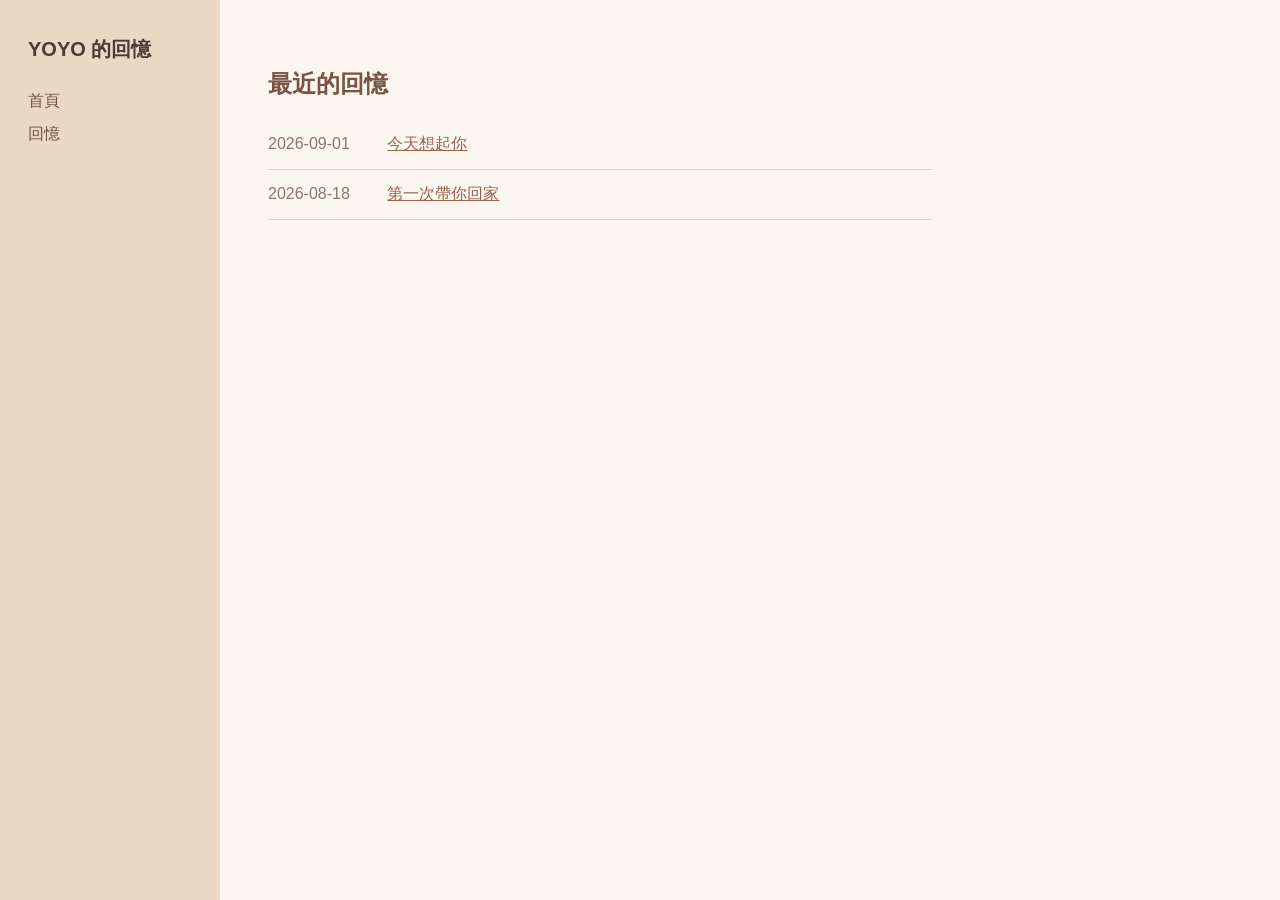
<file: index.html>
﻿<!doctype html>
<html lang="zh-Hant">
<head>
  <meta charset="utf-8">
  <meta name="viewport" content="width=device-width, initial-scale=1">
  <title>YOYO 的回憶</title>
  <link rel="stylesheet" href="style.css">
</head>
<body>
  <aside class="sidebar">
    <div class="site-name">YOYO 的回憶</div>
    <nav><a href="index.html">首頁</a><a href="index.html#memories">回憶</a></nav>
  </aside>
  <main><section id="memories">
  <h1>最近的回憶</h1>
  <ul class="memory-list"><li><time>2026-09-01</time> <a href="memories/today-thinking-of-you.html">今天想起你</a></li>
<li><time>2026-08-18</time> <a href="memories/first-day-home.html">第一次帶你回家</a></li>
</ul>
</section>
</main>
</body>
</html>
</file>
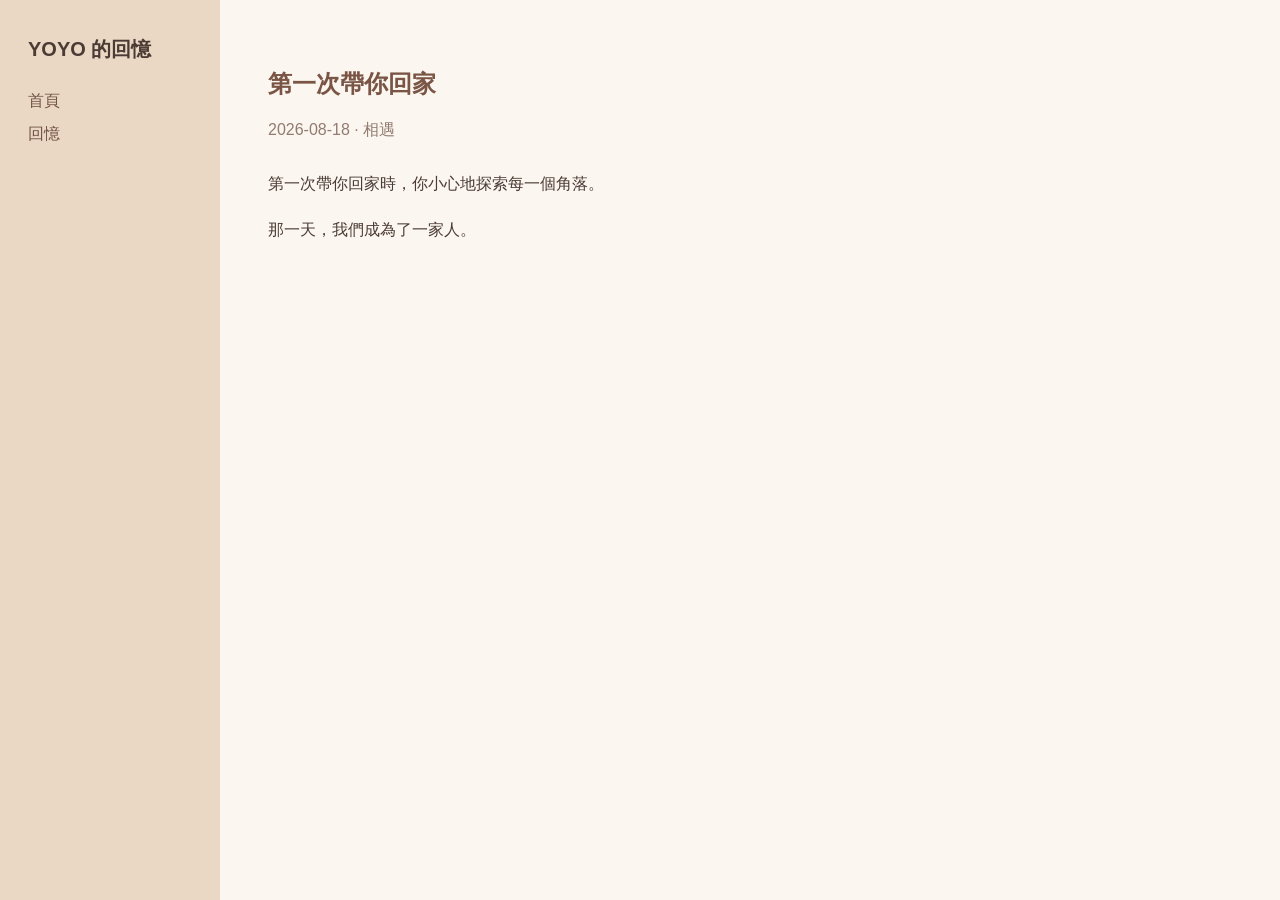
<file: memories/first-day-home.html>
﻿<!doctype html>
<html lang="zh-Hant">
<head>
  <meta charset="utf-8">
  <meta name="viewport" content="width=device-width, initial-scale=1">
  <title>第一次帶你回家</title>
  <link rel="stylesheet" href="style.css">
</head>
<body>
  <aside class="sidebar">
    <div class="site-name">YOYO 的回憶</div>
    <nav><a href="../index.html">首頁</a><a href="../index.html#memories">回憶</a></nav>
  </aside>
  <main><article>
  <h1>第一次帶你回家</h1>
  <p class="meta">2026-08-18 · 相遇</p><div class="article-body"><p>第一次帶你回家時，你小心地探索每一個角落。</p><p>那一天，我們成為了一家人。</p></div>
</article>
</main>
</body>
</html>
</file>
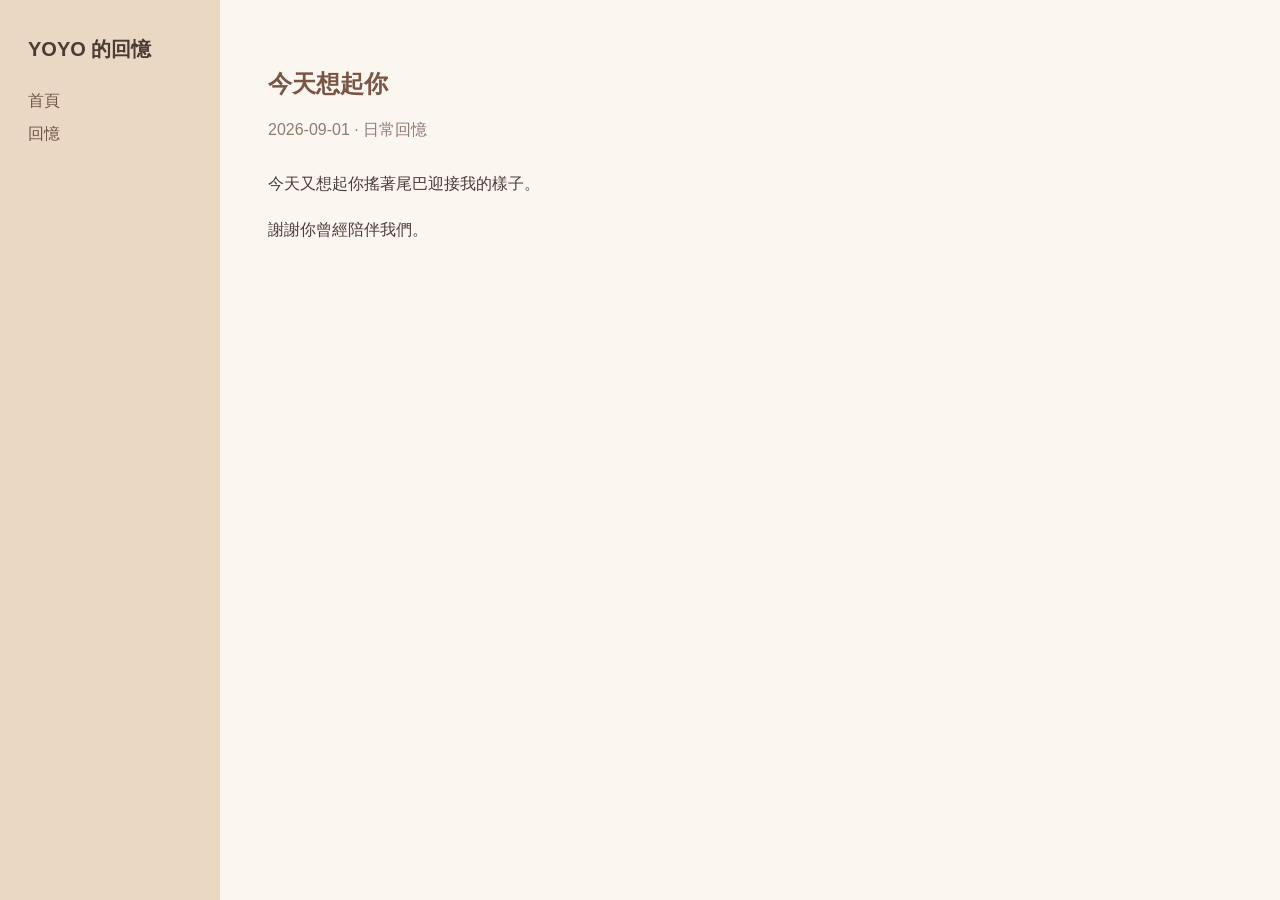
<file: memories/today-thinking-of-you.html>
﻿<!doctype html>
<html lang="zh-Hant">
<head>
  <meta charset="utf-8">
  <meta name="viewport" content="width=device-width, initial-scale=1">
  <title>今天想起你</title>
  <link rel="stylesheet" href="style.css">
</head>
<body>
  <aside class="sidebar">
    <div class="site-name">YOYO 的回憶</div>
    <nav><a href="../index.html">首頁</a><a href="../index.html#memories">回憶</a></nav>
  </aside>
  <main><article>
  <h1>今天想起你</h1>
  <p class="meta">2026-09-01 · 日常回憶</p><div class="article-body"><p>今天又想起你搖著尾巴迎接我的樣子。</p><p>謝謝你曾經陪伴我們。</p></div>
</article>
</main>
</body>
</html>
</file>
<file: style.css>
﻿:root { color-scheme: light; font-family: "Microsoft JhengHei", sans-serif; color: #4b3b35; background: #fbf6ef; }
* { box-sizing: border-box; }
body { margin: 0; display: grid; grid-template-columns: 220px 1fr; min-height: 100vh; }
.sidebar { padding: 36px 28px; background: #ead8c4; }
.site-name { margin-bottom: 28px; font-size: 1.25rem; font-weight: 700; }
nav { display: grid; gap: 12px; }
nav a { color: #725447; text-decoration: none; }
main { width: min(760px, 100%); padding: 48px; }
h1 { color: #7a5546; }
.memory-list { padding: 0; list-style: none; }
.memory-list li { padding: 14px 0; border-bottom: 1px solid #dfcdbd; }
.memory-list time { display: inline-block; width: 115px; color: #8b756b; }
a { color: #9a604d; }
.meta { color: #927b70; }
.article-body { margin-top: 28px; line-height: 1.9; }
@media (max-width: 650px) { body { display: block; } .sidebar { padding: 22px; } nav { display: flex; gap: 20px; } main { padding: 28px 22px; } }
</file>
<file: memories/style.css>
﻿:root { color-scheme: light; font-family: "Microsoft JhengHei", sans-serif; color: #4b3b35; background: #fbf6ef; }
* { box-sizing: border-box; }
body { margin: 0; display: grid; grid-template-columns: 220px 1fr; min-height: 100vh; }
.sidebar { padding: 36px 28px; background: #ead8c4; }
.site-name { margin-bottom: 28px; font-size: 1.25rem; font-weight: 700; }
nav { display: grid; gap: 12px; }
nav a { color: #725447; text-decoration: none; }
main { width: min(760px, 100%); padding: 48px; }
h1 { color: #7a5546; }
.memory-list { padding: 0; list-style: none; }
.memory-list li { padding: 14px 0; border-bottom: 1px solid #dfcdbd; }
.memory-list time { display: inline-block; width: 115px; color: #8b756b; }
a { color: #9a604d; }
.meta { color: #927b70; }
.article-body { margin-top: 28px; line-height: 1.9; }
@media (max-width: 650px) { body { display: block; } .sidebar { padding: 22px; } nav { display: flex; gap: 20px; } main { padding: 28px 22px; } }
</file>
